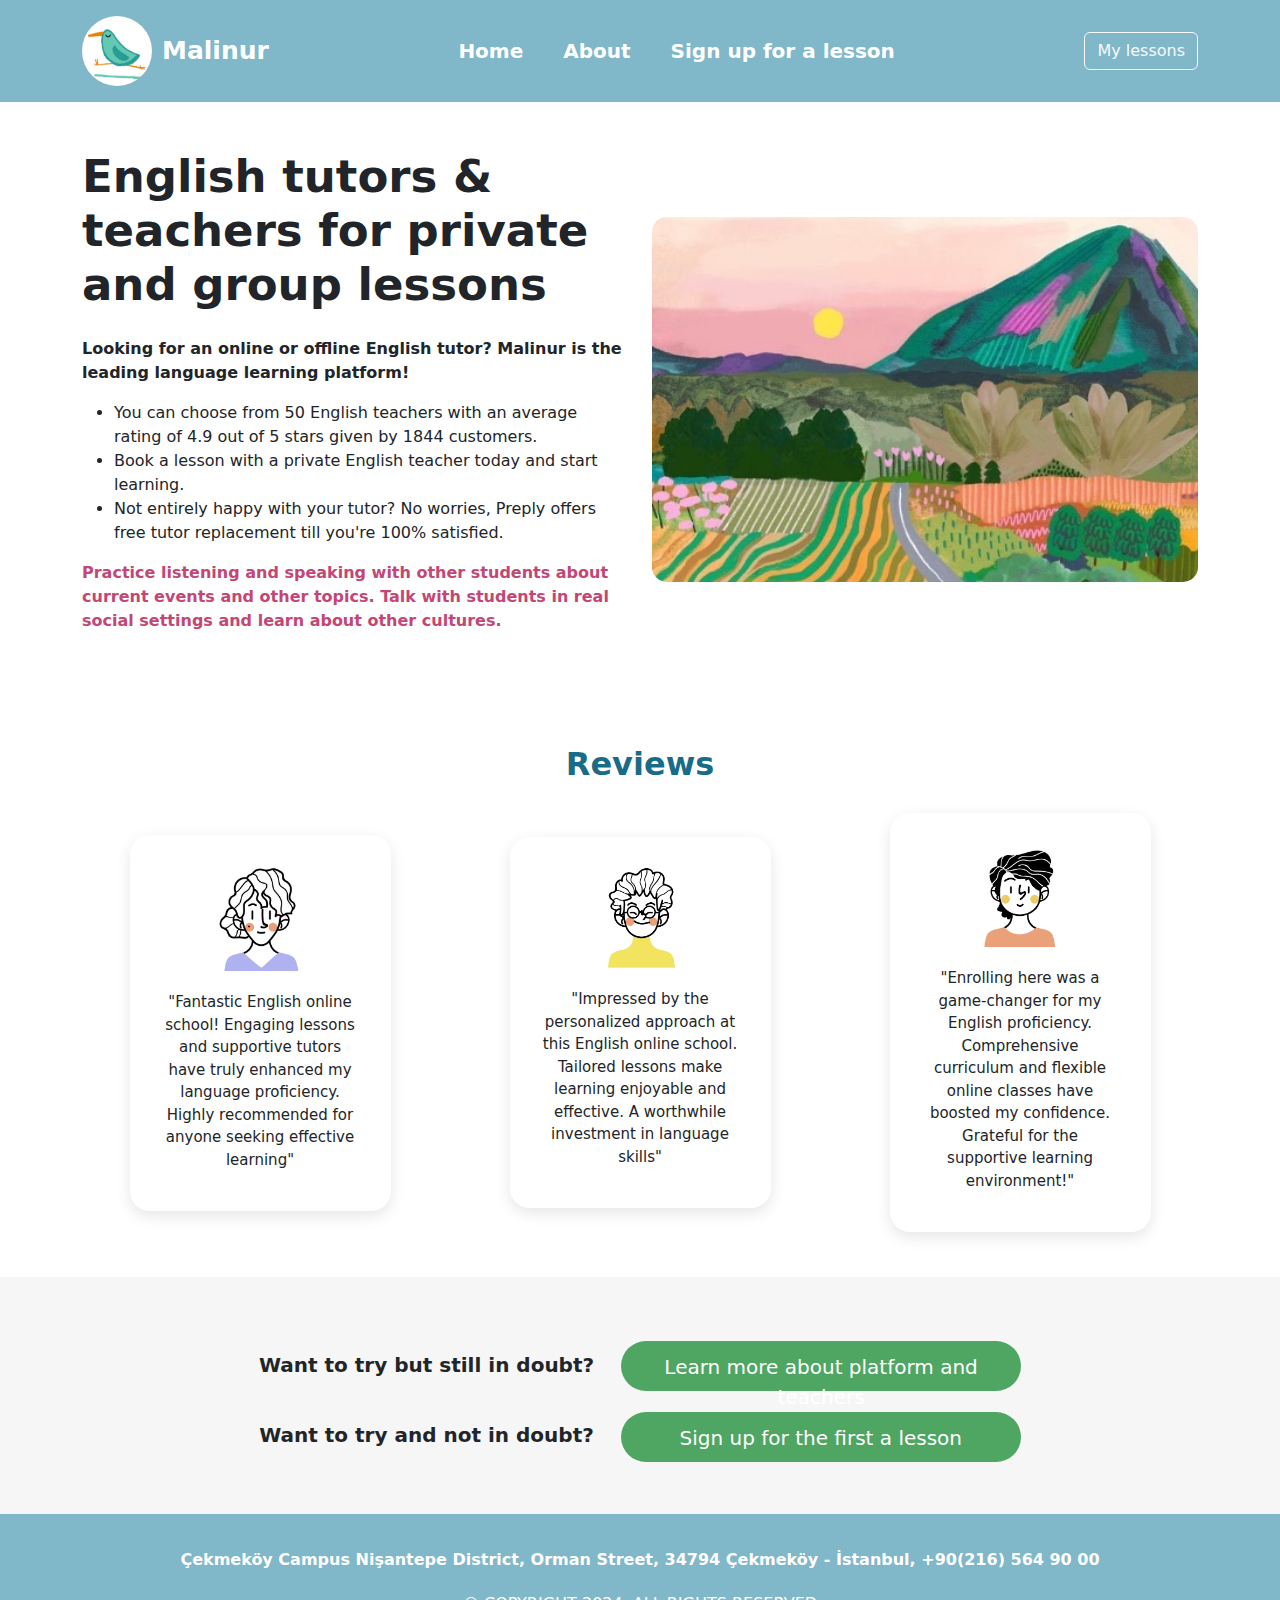
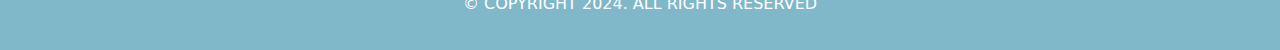
<file: index.html>
<!DOCTYPE html>
<html lang="en">

<head>
    <meta charset="UTF-8">
    <meta name="viewport" content="width=device-width, initial-scale=1.0">
    <title>Home</title>
    <link rel="stylesheet" href="https://cdn.jsdelivr.net/npm/bootstrap@5.3.2/dist/css/bootstrap.min.css">
    <link rel="stylesheet" href="css/style.css">
</head>

<body>

    <header class="bg-light-blue text-white py-3">
        <div class="container">
            <div class="d-flex flex-wrap align-items-center justify-content-center justify-content-lg-start">
                <a href="index.html" class="d-flex align-items-center mb-2 mb-lg-0 text-white text-decoration-none">
                    <img src="css/images/logo.jpg" class="logo" alt="Logo">
                    <span class="company-name">Malinur</span>
                </a>
                <ul class="nav col-12 col-lg-auto me-lg-auto mb-2 justify-content-center mb-md-0 centered-nav">
                    <li class="list-inline-item"><a href="index.html" class="nav-link">Home</a></li>
                    <li class="list-inline-item"><a href="about.html" class="nav-link">About</a></li>
                    <li class="list-inline-item"><a href="form.html" class="nav-link">Sign up for a lesson</a></li>
                </ul>
                <div class="ml-auto">
                    <a href="lessons.html" class="btn btn-outline-light">My lessons</a>
                </div>
            </div>
        </div>
    </header>

    <div class="container py-5">
        <div class="row">
            <div class="col-md-6">
                <h1>English tutors & teachers for private and group lessons</h1>
                <p>Looking for an online or offline English tutor? Malinur is the leading language learning platform!
                </p>
                <ul>
                    <li>You can choose from 50 English teachers with an average rating of 4.9 out of 5 stars given by
                        1844 customers.</li>
                    <li>Book a lesson with a private English teacher today and start learning.</li>
                    <li>Not entirely happy with your tutor? No worries, Preply offers free tutor replacement till you're
                        100% satisfied.</li>
                </ul>
                <p class="special-text">Practice listening and speaking with other students about current events and
                    other topics.
                    Talk with students in real social settings and learn about other cultures.
                </p>

            </div>
            <div class="col">
                <img src="css/images/home_img.jpg" class="img-fluid image-home">
            </div>
        </div>
    </div>

    <div class="container mt-5">
        <h2 class="title">Reviews</h2>
        <div class="row">
            <div class="col-md-3">
                <div class="review text-center">
                    <img src="css/images/reviewer1.jpg" alt="Reviewer 1">
                    <p class="review-text">"Fantastic English online school! Engaging lessons and supportive tutors have
                        truly enhanced my language proficiency. Highly recommended for anyone seeking effective
                        learning"</p>
                </div>
            </div>
            <div class="col-md-3">
                <div class="review text-center">
                    <img src="css/images/reviewer2.jpg" alt="Reviewer 2">
                    <p class="review-text">"Impressed by the personalized approach at this English online school.
                        Tailored lessons make learning enjoyable and effective. A worthwhile investment in language
                        skills"</p>
                </div>
            </div>
            <div class="col-md-3">
                <div class="review text-center">
                    <img src="css/images/reviewer3.jpg" alt="Reviewer 3">
                    <p class="review-text">"Enrolling here was a game-changer for my English proficiency. Comprehensive
                        curriculum and flexible online classes have boosted my confidence. Grateful for the supportive
                        learning environment!"</p>
                </div>
            </div>
        </div>
    </div>

    <div class="container-fliud text-center py-5">
        <div class="row mt-3 text-about">
            <div class="col mx-auto">
                <p class="mr-3 d-inline-block">Want to try but still in doubt?</p>
                <a href="about.html" class="btn btn-about d-inline-block">Learn more about platform and teachers</a>
            </div>
        </div>
        <div class="row mt-3 text-about">
            <div class="col mx-auto">
                <p class="mr-3 d-inline-block">Want to try and not in doubt?</p>
                <a href="form.html" class="btn btn-application-form d-inline-block">Sign up for the first a lesson</a>
            </div>
        </div>
    </div>

    <footer class="bg-light-blue text-white py-4">
        <p style="font-weight: bold">Çekmeköy Campus Nişantepe District, Orman Street, 34794 Çekmeköy - İstanbul,
            +90(216) 564 90 00</p>
        <p>© COPYRIGHT 2024. ALL RIGHTS RESERVED</p>
    </footer>

</body>

</html>
</file>
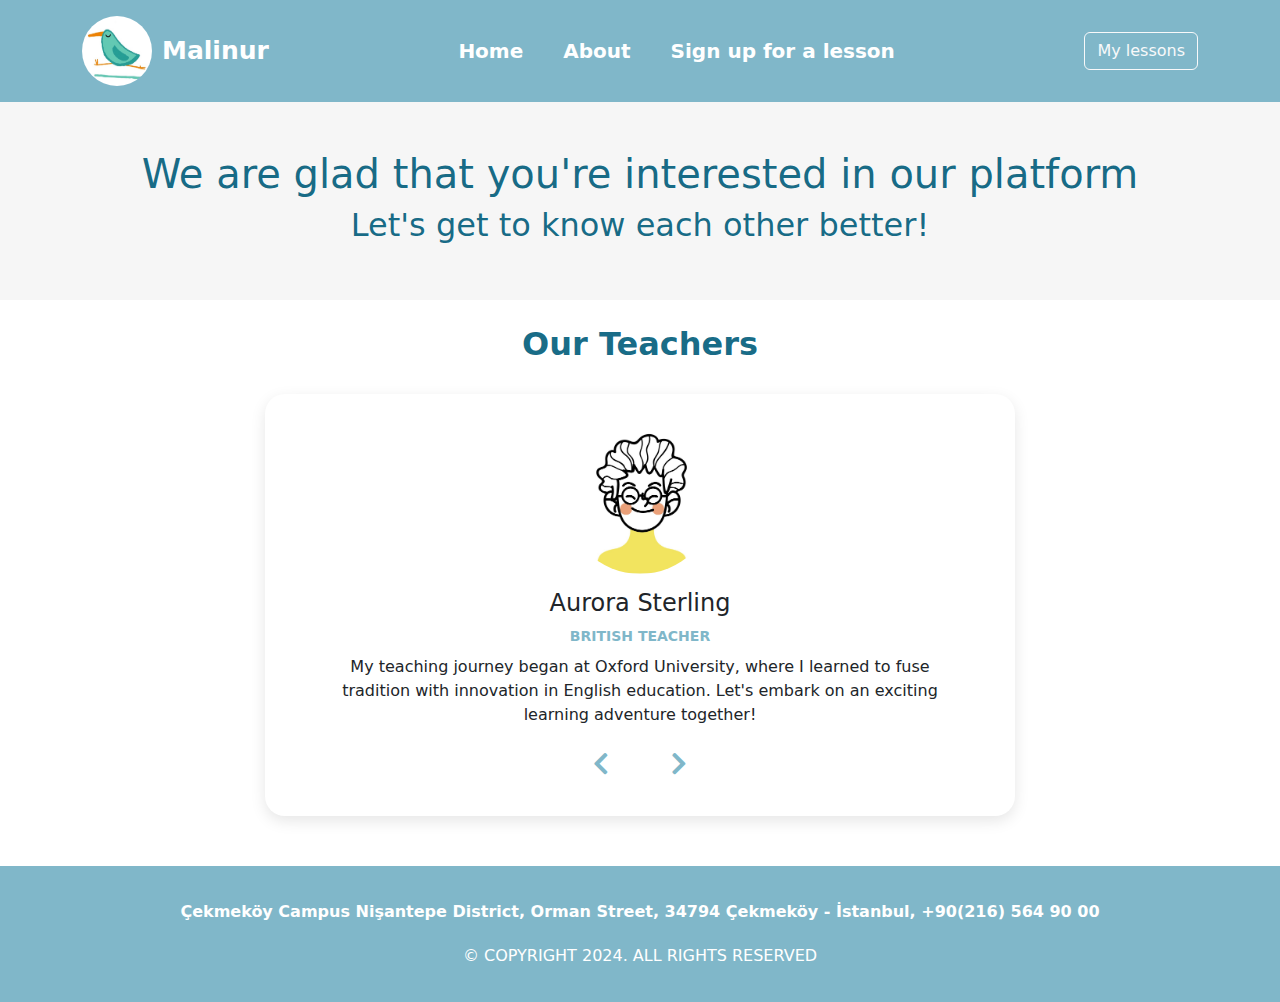
<file: about.html>
<!DOCTYPE html>
<html lang="en">

<head>
    <meta charset="UTF-8">
    <meta name="viewport" content="width=device-width, initial-scale=1.0">
    <title>About us</title>
    <link rel="stylesheet" href="https://cdn.jsdelivr.net/npm/bootstrap@5.3.2/dist/css/bootstrap.min.css">
    <link rel="stylesheet" href="css/style.css">
    <link rel="stylesheet" href="https://cdnjs.cloudflare.com/ajax/libs/font-awesome/5.14.0/css/all.min.css" />
</head>

<body>

    <div class="page">
        <header class="bg-light-blue text-white py-3">
            <div class="container">
                <div class="d-flex flex-wrap align-items-center justify-content-center justify-content-lg-start">
                    <a href="index.html" class="d-flex align-items-center mb-2 mb-lg-0 text-white text-decoration-none">
                        <img src="css/images/logo.jpg" class="logo" alt="Logo">
                        <span class="company-name">Malinur</span>
                    </a>
                    <ul class="nav col-12 col-lg-auto me-lg-auto mb-2 justify-content-center mb-md-0 centered-nav">
                        <li class="list-inline-item"><a href="index.html" class="nav-link">Home</a></li>
                        <li class="list-inline-item"><a href="about.html" class="nav-link">About</a></li>
                        <li class="list-inline-item"><a href="form.html" class="nav-link">Sign up for a lesson</a></li>
                    </ul>
                    <div class="ml-auto">
                        <a href="lessons.html" class="btn btn-outline-light">My lessons</a>
                    </div>
                </div>
            </div>
        </header>

        <div class="container-fliud text-center py-5">
            <div class="interested-text">
                <h1>We are glad that you're interested in our platform</h1>
                <h2>Let's get to know each other better!</h2>
            </div>
        </div>

        <div class="teacher-container">
            <h2 class="title">Our Teachers</h2>
            <div class="teacher-desc">
                <div class="img-container">
                    <img id="person-img" alt="" />
                </div>
                <h4 id="author"></h4>
                <p id="job"></p>
                <p id="info"></p>
                <div class="button-container">
                    <button class="prev-btn">
                        <i class="fas fa-chevron-left"></i>
                    </button>
                    <button class="next-btn">
                        <i class="fas fa-chevron-right"></i>
                    </button>
                </div>
            </div>
        </div>

        <footer class="bg-light-blue text-white py-4">
            <p style="font-weight: bold">Çekmeköy Campus Nişantepe District, Orman Street, 34794 Çekmeköy - İstanbul,
                +90(216) 564 90 00</p>
            <p>© COPYRIGHT 2024. ALL RIGHTS RESERVED</p>
        </footer>

        <script src="js/functions.js"></script>
    </div>
</body>

</html>
</file>
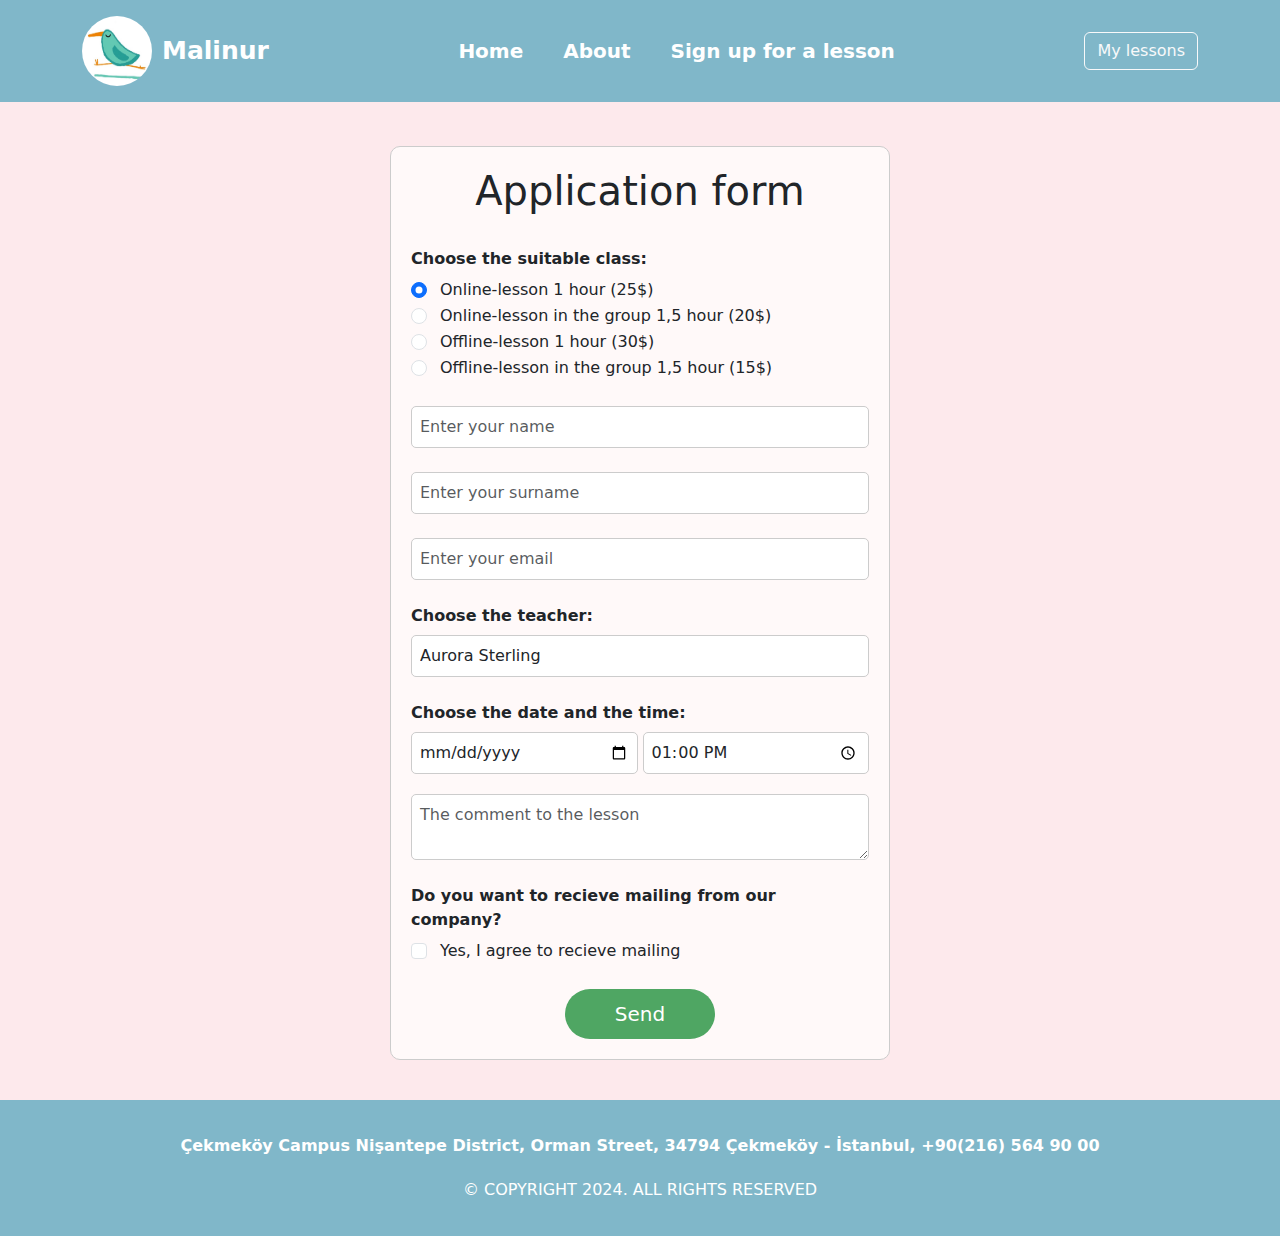
<file: form.html>
<!DOCTYPE html>
<html lang="en">

<head>
    <meta charset="UTF-8">
    <meta name="viewport" content="width=device-width, initial-scale=1.0">
    <title>Application form</title>
    <link rel="stylesheet" href="https://cdn.jsdelivr.net/npm/bootstrap@5.3.2/dist/css/bootstrap.min.css">
    <link rel="stylesheet" href="css/style.css">
</head>

<body class="background-color">

    <header class="bg-light-blue text-white py-3">
        <div class="container">
            <div class="d-flex flex-wrap align-items-center justify-content-center justify-content-lg-start">
                <a href="index.html" class="d-flex align-items-center mb-2 mb-lg-0 text-white text-decoration-none">
                    <img src="css/images/logo.jpg" class="logo" alt="Logo">
                    <span class="company-name">Malinur</span>
                </a>
                <ul class="nav col-12 col-lg-auto me-lg-auto mb-2 justify-content-center mb-md-0 centered-nav">
                    <li class="list-inline-item"><a href="index.html" class="nav-link">Home</a></li>
                    <li class="list-inline-item"><a href="about.html" class="nav-link">About</a></li>
                    <li class="list-inline-item"><a href="form.html" class="nav-link">Sign up for a lesson</a></li>
                </ul>
                <div class="ml-auto">
                    <a href="lessons.html" class="btn btn-outline-light">My lessons</a>
                </div>
            </div>
        </div>
    </header>

    <div class="container-parent">
        <div class="container-form mt-4">
            <h1>Application form</h1> <br>
            <form method="get" onsubmit="return saveApplication(event)">
                <div>
                    <p>Choose the suitable class:</p>
                    <div class="form-check">
                        <input class="form-check-input" type="radio" name="format" id="online1" value="online1" checked>
                        <label class="form-check-label" for="online1">
                            Online-lesson 1 hour (25$)
                        </label>
                    </div>
                    <div class="form-check">
                        <input class="form-check-input" type="radio" name="format" id="online2" value="online2">
                        <label class="form-check-label" for="online2">
                            Online-lesson in the group 1,5 hour (20$)
                        </label>
                    </div>
                    <div class="form-check">
                        <input class="form-check-input" type="radio" name="format" id="offline1" value="offline1">
                        <label class="form-check-label" for="offline1">
                            Offline-lesson 1 hour (30$)
                        </label>
                    </div>
                    <div class="form-check">
                        <input class="form-check-input" type="radio" name="format" id="offline2" value="offline2">
                        <label class="form-check-label" for="offline2">
                            Offline-lesson in the group 1,5 hour (15$)
                        </label>
                    </div>
                </div><br>
                <input type="text" class="form-control" name="name" id="name" placeholder="Enter your name"
                    required><br>
                <input type="text" class="form-control" name="surname" id="surname" placeholder="Enter your surname"
                    required><br>
                <input type="email" class="form-control" name="email" id="email" placeholder="Enter your email"
                    required><br>
                <p>Choose the teacher:</p>
                <select name="teacher" id="teacher" class="form-control">
                    <option value="Aurora Sterling">Aurora Sterling</option>
                    <option value="Asher Fox">Asher Fox</option>
                    <option value="Emberlyn Frost">Emberlyn Frost</option>
                    <option value="Luna Whitaker">Luna Whitaker</option>
                    <option value="Jasper Blake">Jasper Blake</option>
                </select><br />
                <p>Choose the date and the time:</p>
                <div class="input-wrapper">
                    <input style="margin-right: 5px;" type="date" class="form-control" name="date" id="date" required>
                    <input type="time" class="form-control" name="time" id="time" value="13:00">
                </div>
                <textarea class="form-control" name="feedback" id="feedback"
                    placeholder="The comment to the lesson"></textarea><br>
                <div>
                    <p>Do you want to recieve mailing from our company?</p>
                    <div class="form-check">
                        <input class="form-check-input" type="checkbox" name="mailing" id="mailing" value="yes">
                        <label class="form-check-label" for="mailing">
                            Yes, I agree to recieve mailing
                        </label>
                    </div>
                </div><br>
                <button class="btn btn-success" type="submit">Send</button>
            </form>
        </div>
    </div>

    <footer class="bg-light-blue text-white py-4">
        <p style="font-weight: bold">Çekmeköy Campus Nişantepe District, Orman Street, 34794 Çekmeköy - İstanbul,
            +90(216) 564 90 00</p>
        <p>© COPYRIGHT 2024. ALL RIGHTS RESERVED</p>
    </footer>

</body>
<script src="js/functions.js"></script>

</html>
</file>
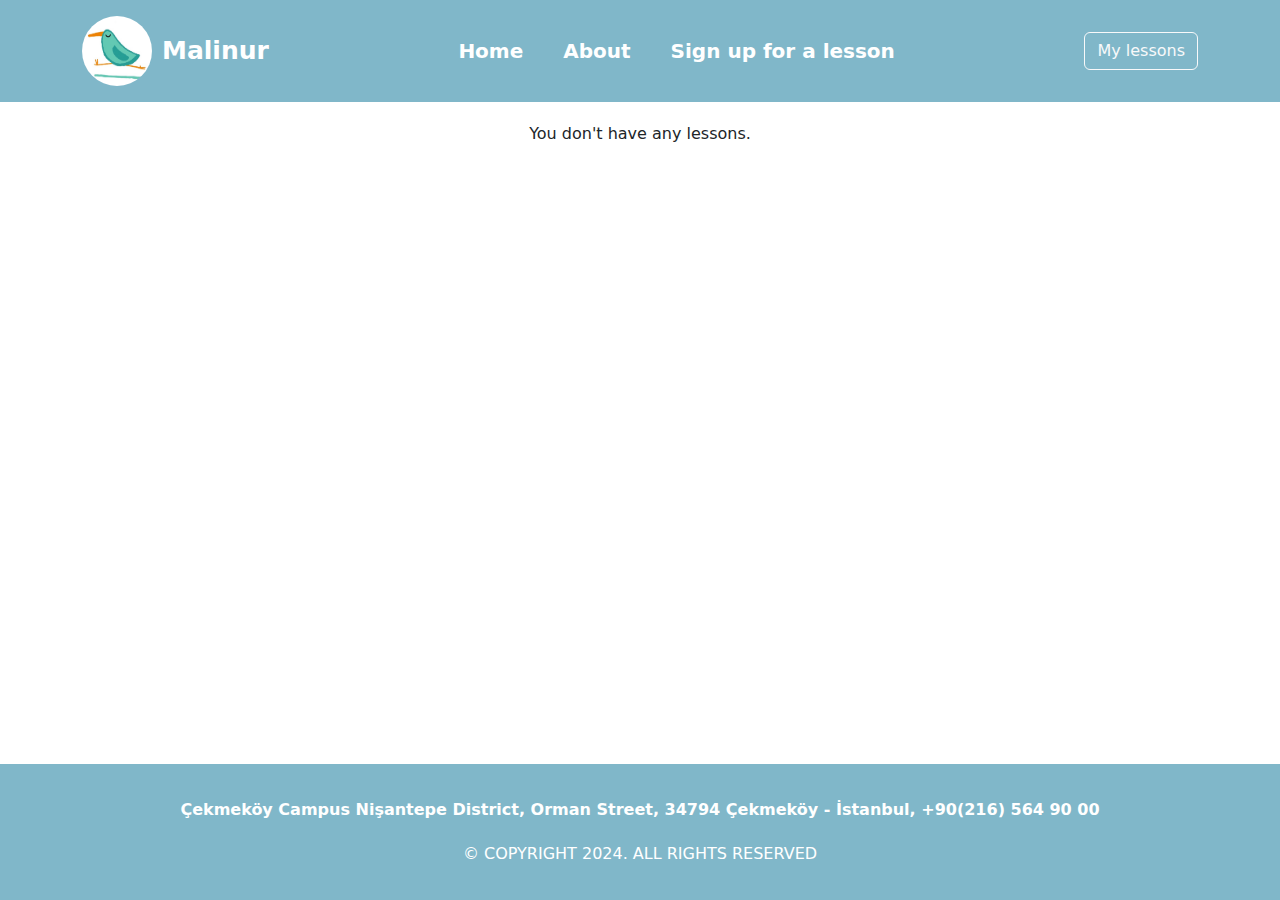
<file: lessons.html>
<!DOCTYPE html>
<html lang="en">

<head>
    <meta charset="UTF-8">
    <meta name="viewport" content="width=device-width, initial-scale=1.0">
    <title>My lessons</title>
    <link rel="stylesheet" href="https://cdn.jsdelivr.net/npm/bootstrap@5.3.2/dist/css/bootstrap.min.css">
    <link rel="stylesheet" href="css/style.css">
</head>

<body>
    <div class="page">

        <header class="bg-light-blue text-white py-3">
            <div class="container">
                <div class="d-flex flex-wrap align-items-center justify-content-center justify-content-lg-start">
                    <a href="index.html" class="d-flex align-items-center mb-2 mb-lg-0 text-white text-decoration-none">
                        <img src="css/images/logo.jpg" class="logo" alt="Logo">
                        <span class="company-name">Malinur</span>
                    </a>
                    <ul class="nav col-12 col-lg-auto me-lg-auto mb-2 justify-content-center mb-md-0 centered-nav">
                        <li class="list-inline-item"><a href="index.html" class="nav-link">Home</a></li>
                        <li class="list-inline-item"><a href="about.html" class="nav-link">About</a></li>
                        <li class="list-inline-item"><a href="form.html" class="nav-link">Sign up for a lesson</a></li>
                    </ul>
                    <div class="ml-auto">
                        <a href="lessons.html" class="btn btn-outline-light">My lessons</a>
                    </div>
                </div>
            </div>
        </header>

        <div id="lessons-container" class="lessons-container"></div>

        <footer class="bg-light-blue text-white py-4 bottom">
            <p style="font-weight: bold">Çekmeköy Campus Nişantepe District, Orman Street, 34794 Çekmeköy - İstanbul,
                +90(216) 564 90 00</p>
            <p>© COPYRIGHT 2024. ALL RIGHTS RESERVED</p>
        </footer>
    </div>

</body>
<script src="js/functions.js"></script>

</html>
</file>
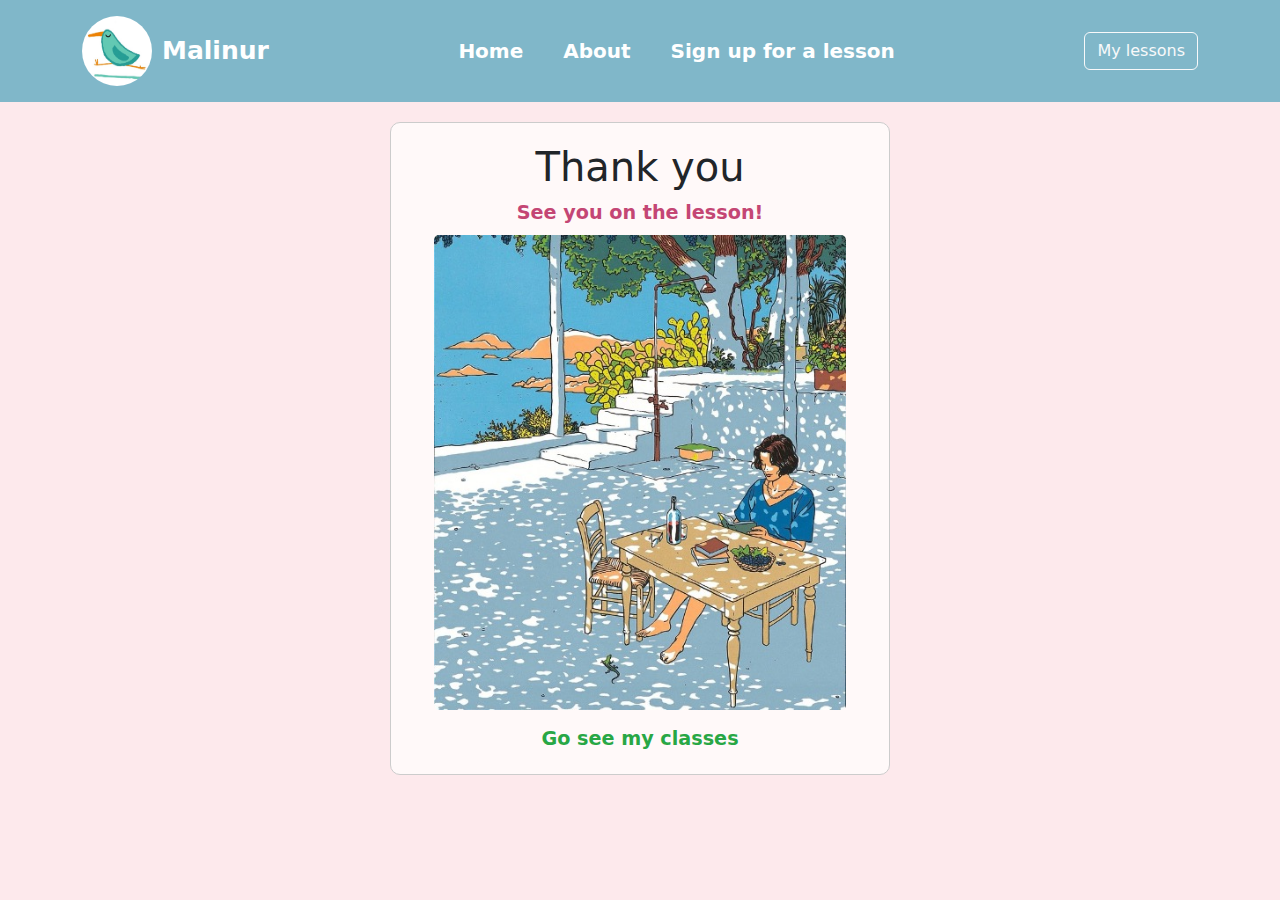
<file: thanks.html>
<!DOCTYPE html>

<head>
    <meta charset="UTF-8">
    <meta name="viewport" content="width=device-width, initial-scale=1.0">
    <title>Thank you</title>
    <link rel="stylesheet" href="https://cdn.jsdelivr.net/npm/bootstrap@5.3.2/dist/css/bootstrap.min.css">
    <link rel="stylesheet" href="css/style.css">
</head>

<header class="bg-light-blue text-white py-3">
    <div class="container">
        <div class="d-flex flex-wrap align-items-center justify-content-center justify-content-lg-start">
            <a href="index.html" class="d-flex align-items-center mb-2 mb-lg-0 text-white text-decoration-none">
                <img src="css/images/logo.jpg" class="logo" alt="Logo">
                <span class="company-name">Malinur</span>
            </a>
            <ul class="nav col-12 col-lg-auto me-lg-auto mb-2 justify-content-center mb-md-0 centered-nav">
                <li class="list-inline-item"><a href="index.html" class="nav-link">Home</a></li>
                <li class="list-inline-item"><a href="about.html" class="nav-link">About</a></li>
                <li class="list-inline-item"><a href="form.html" class="nav-link">Sign up for a lesson</a></li>
            </ul>
            <div class="ml-auto">
                <a href="lessons.html" class="btn btn-outline-light">My lessons</a>
            </div>
        </div>
    </div>
</header>

<body class="background-color">
    <div class="d-flex justify-content-center align-items-center">
        <div class="container-form">
            <h1>Thank you</h1>
            <p class="thankyou-text">See you on the lesson!</p>
            <img src="css/images/thanks_img.jpg" alt="Thank You Image" class="thankyou-image">
            <a href="lessons.html" class="thankyou-link">Go see my classes</a>
        </div>
    </div>
</body>

</html>
</file>
<file: css/style.css>
.bg-light-blue {
    background-color: #80b7c9;
}

.logo {
    width: 70px;
    height: 70px;
    border-radius: 50%;
}

.company-name {
    color: white;
    font-size: 25px;
    margin-left: 10px;
    font-weight: bold;
}

.centered-nav {
    margin: 0 auto;
}

.nav-link {
    font-size: 20px;
    font-weight: bold;
    color: white;
}

.nav-link:hover {
    color: #025d7be9;
}

.title {
    margin-bottom: 30px;
    font-weight: bold;
    text-align: center;
    color: #025d7be9;
}

.image-home {
    width: 550px;
    border-radius: 15px;
    float: right;
}

.row .special-text {
    color: #c44674;
}

.col-md-6 p {
    font-weight: 650;
}

.col-md-6 h1 {
    font-size: 45px;
    font-weight: bold;
    margin-bottom: 25px;
}

.row {
    display: flex;
    align-items: center;
    justify-content: center;
}

.review {
    margin-bottom: 45px;
    padding: 24px 32px;
    box-shadow: 0 5px 15px rgba(0, 0, 0, 0.1);
    border-radius: 20px;
    transition: all 0.3s linear;
}

.review:hover {
    box-shadow: 0 5px 15px rgba(0, 0, 0, 0.3);
}

.review img {
    width: 110px;
    margin-bottom: 20px;
}

.review-text {
    font-size: 15px;
    font-weight: 500;
}

.col-md-3 {
    margin: auto;
}

.container-fliud {
    background-color: rgba(164, 164, 164, 0.1);
}

.text-about {
    font-weight: bold;
    font-size: 20px;
}

.btn-about,
.btn-application-form {
    color: white;
    background-color: #4fa663;
    width: 80%;
    max-width: 400px;
    height: 50px;
    border-radius: 50px;
    font-size: 20px;
    padding: 10px 20px;
    margin-left: 20px;
}

.btn-about:hover,
.btn-application-form:hover {
    color: white;
    background-color: #2e7d4d;
}

.interested-text {
    color: #025d7be9;
}

.teacher-container {
    max-width: 800px;
    margin: 0 auto;
    margin-bottom: 25px;
    padding: 25px;
}

.teacher-desc {
    box-shadow: 0 5px 15px rgba(0, 0, 0, 0.1);
    transition: all 0.3s linear;
    text-align: center;
    padding: 30px;
    border-radius: 20px;
}

.teacher-desc:hover {
    box-shadow: 0 5px 15px rgba(0, 0, 0, 0.3);
}

.img-container {
    position: relative;
    width: 150px;
    height: 150px;
    border-radius: 50%;
    margin: 0 auto;
    margin-bottom: 15px;
}

#person-img {
    width: 100%;
    display: block;
    height: 100%;
    object-fit: cover;
    border-radius: 50%;
    position: relative;
}

#job {
    margin-bottom: 8px;
    text-transform: uppercase;
    color: #80b7c9;
    font-size: 14px;
    font-weight: 600;
}

#info {
    padding-left: 30px;
    padding-right: 30px;
    font-weight: 500;
}

.prev-btn,
.next-btn {
    color: #80b7c9;
    font-size: 25px;
    background: transparent;
    border-color: transparent;
    margin: 0 20px;
    cursor: pointer;
}

.prev-btn:hover,
.next-btn:hover {
    color: #025d7be9;
}

.lessons-container {
    display: flex;
    flex-wrap: wrap;
    justify-content: center;
    margin: 20px;
}

.lesson {
    flex-basis: calc(20% - 20px);
    margin: 10px;
    border-radius: 20px;
    padding: 25px;
    box-shadow: 0 5px 15px rgba(0, 0, 0, 0.2);
    transition: all 0.3s linear;
    min-width: 200px;
}

.lesson:hover {
    box-shadow: 0 5px 15px rgba(0, 0, 0, 0.4);
}

.lesson p {
    margin: 0;
    font-weight: 500;
    text-align: center;
}

.delete-button {
    align-items: center;
    background-color: #ff6b6b;
    color: white;
    border: none;
    border-radius: 7px;
    padding: 3px 8px;
    cursor: pointer;
    display: block;
    margin: 0 auto;
    margin-top: 8px;
    transition: background-color 0.3s ease;
}

.delete-button:hover {
    background-color: #cf4a4a;
}

.page {
    overflow: hidden;
    display: flex;
    flex-direction: column;
    min-height: 100vh;
}

.container-parent {
    padding: 20px;
}

.container-form {
    max-width: 500px;
    padding: 20px;
    border: 1px solid #ccc;
    border-radius: 10px;
    margin: auto;
    margin-bottom: 20px;
    background-color: rgba(255, 255, 255, 0.7);
    margin-top: 20px;
}

.container-form p {
    margin-bottom: 7px;
    font-weight: 600;
}

.background-color {
    background-color: #fde9ec;
}

.container-form h1 {
    text-align: center;
}

/* Стили для инпутов */
.form-control {
    width: 100%;
    padding: 8px;
    border: 1px solid #ccc;
    border-radius: 5px;
}

.container-form .btn-success {
    padding: 10px 20px;
    background-color: #4fa663;
    color: white;
    border: none;
    cursor: pointer;
    display: block;
    margin: 0 auto;
    width: 150px;
    height: 50px;
    border-radius: 50px;
    font-size: 20px;
}

.container-form .btn-success:hover {
    color: white;
    background-color: #2e7d4d;
}

.form-check-input {
    margin-right: 5px;
}

.form-check-label {
    margin-left: 5px;
}

.input-wrapper {
    display: flex;
    align-items: center;
    margin-bottom: 20px;
}

.input-wrapper input {
    flex: 1;
}

.thankyou-text {
    font-size: 1.2em;
    margin-bottom: 15px;
    text-align: center;
    color: #c44674;
}

.thankyou-image {
    display: block;
    margin: auto;
    max-width: 90%;
    border-radius: 5px;
}

.thankyou-link {
    display: block;
    margin-top: 15px;
    text-decoration: none;
    color: #28a745;
    font-weight: bold;
    font-size: 1.2em;
    text-align: center;
}

footer {
    margin-top: auto;
    text-align: center;
}

footer p {
    margin: 10px;
    display: inline-block;
}
</file>
